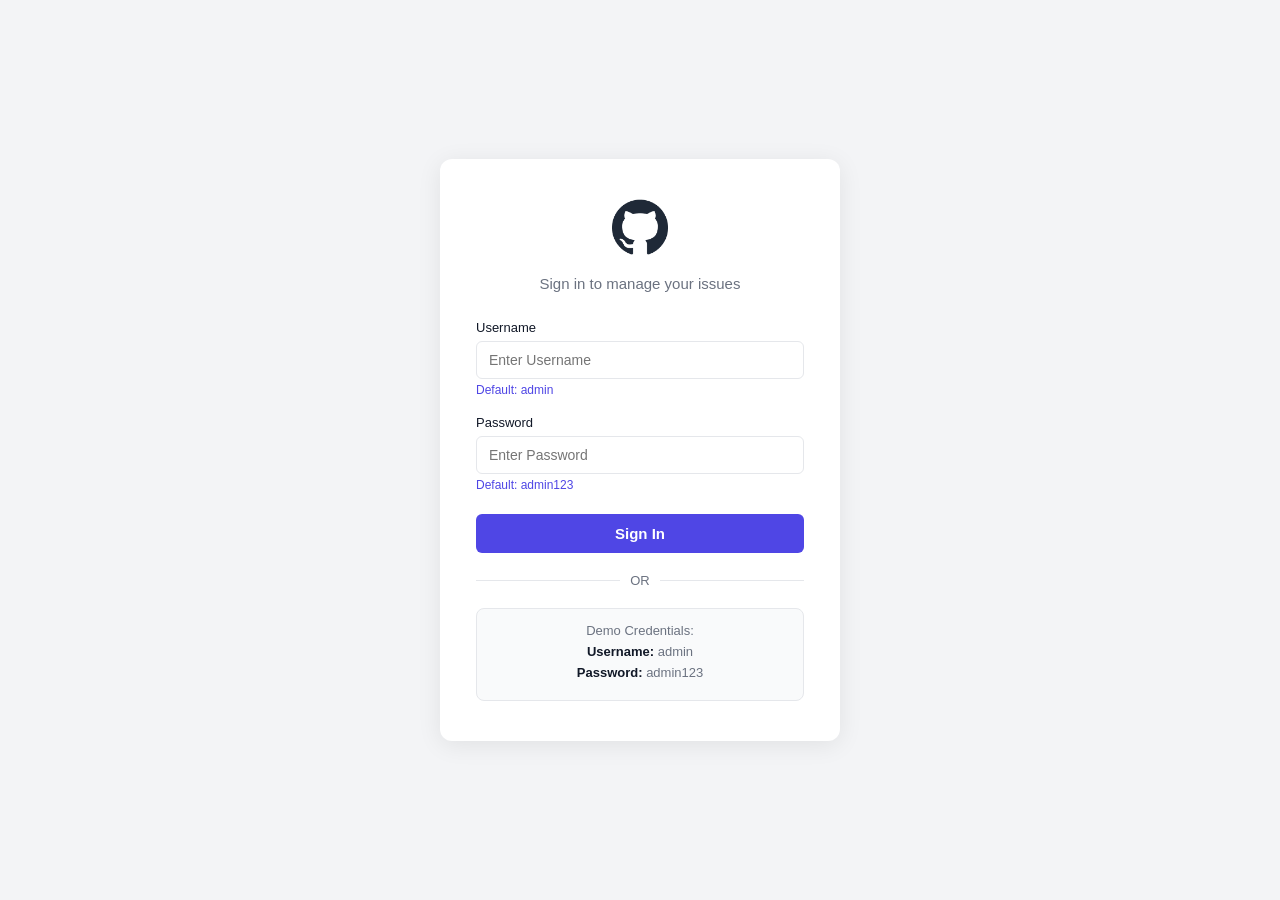
<file: index.html>
<!doctype html>
<html lang="en">
  <head>
    <meta charset="UTF-8" />
    <meta name="viewport" content="width=device-width, initial-scale=1.0" />
    <title>Login – GitHub Issues Tracker</title>
    <link rel="stylesheet" href="style.css" />
  </head>
  <body class="login-body">
    <div class="login-card">
      <img src="github-logo.png" alt="GitHub" class="login-logo" />
      <h2>Sign in to manage your issues</h2>

      <form id="loginForm">
        <div class="form-group">
          <label for="username">Username</label>
          <input
            type="text"
            id="username"
            placeholder="Enter Username"
            required
          />
          <p class="form-hint">Default: admin</p>
        </div>

        <div class="form-group">
          <label for="password">Password</label>
          <input
            type="password"
            id="password"
            placeholder="Enter Password"
            required
          />
          <p class="form-hint">Default: admin123</p>
        </div>

        <button type="submit" class="btn-signin">Sign In</button>
      </form>

      <div class="divider">OR</div>

      <div class="demo-box">
        <p>Demo Credentials:</p>
        <p><strong>Username:</strong> admin</p>
        <p><strong>Password:</strong> admin123</p>
      </div>
    </div>

    <script src="login.js"></script>
  </body>
</html>
</file>
<file: style.css>
*,
*::before,
*::after {
  box-sizing: border-box;
  margin: 0;
  padding: 0;
}

:root {
  --primary: #5b21b6;
  --primary-btn: #4f46e5;
  --bg: #f3f4f6;
  --white: #ffffff;
  --border: #e5e7eb;
  --text: #111827;
  --muted: #6b7280;
  --open-color: #16a34a;
  --closed-color: #7c3aed;
  --high: #ef4444;
  --medium: #f59e0b;
  --low: #9ca3af;
  --tag-bug-bg: #fee2e2;
  --tag-bug-text: #dc2626;
  --tag-help-bg: #fef9c3;
  --tag-help-text: #b45309;
  --tag-enh-bg: #dcfce7;
  --tag-enh-text: #15803d;
}

body {
  font-family: -apple-system, BlinkMacSystemFont, "Segoe UI", sans-serif;
  background: var(--bg);
  color: var(--text);
  min-height: 100vh;
}

.navbar {
  background: #1f2937;
  display: flex;
  align-items: center;
  justify-content: space-between;
  padding: 0 24px;
  height: 56px;
  position: sticky;
  top: 0;
  z-index: 100;
}

.nav-brand {
  display: flex;
  align-items: center;
  gap: 10px;
  color: #fff;
  font-size: 16px;
  font-weight: 600;
  text-decoration: none;
}

.nav-brand img {
  width: 28px;
  height: 28px;
  filter: invert(1);
}

.nav-right {
  display: flex;
  align-items: center;
  gap: 10px;
}

.search-box {
  display: flex;
  align-items: center;
  background: #374151;
  border: 1px solid #4b5563;
  border-radius: 6px;
  padding: 6px 10px;
  gap: 6px;
  color: #9ca3af;
  font-size: 13px;
  width: 220px;
}

.search-box input {
  background: none;
  border: none;
  outline: none;
  color: #fff;
  font-size: 13px;
  width: 100%;
}

.search-box input::placeholder {
  color: #9ca3af;
}

.btn-new {
  background: var(--primary-btn);
  color: #fff;
  border: none;
  border-radius: 6px;
  padding: 7px 14px;
  font-size: 13px;
  font-weight: 600;
  cursor: pointer;
  white-space: nowrap;
}

.btn-new:hover {
  background: #4338ca;
}

.btn-logout {
  background: transparent;
  color: #d1d5db;
  border: 1px solid #4b5563;
  border-radius: 6px;
  padding: 6px 12px;
  font-size: 13px;
  cursor: pointer;
}

.btn-logout:hover {
  background: #374151;
  color: #fff;
}

.main {
  max-width: 1100px;
  margin: 0 auto;
  padding: 24px 16px;
}

.tabs {
  background: var(--white);
  border: 1px solid var(--border);
  border-radius: 8px;
  display: flex;
  gap: 4px;
  padding: 6px;
  margin-bottom: 20px;
  width: fit-content;
}

.tab {
  background: none;
  border: none;
  border-radius: 6px;
  padding: 7px 20px;
  font-size: 14px;
  font-weight: 500;
  color: var(--muted);
  cursor: pointer;
  transition:
    background 0.15s,
    color 0.15s;
}

.tab.active {
  background: var(--primary-btn);
  color: #fff;
}
.tab:not(.active):hover {
  background: var(--bg);
  color: var(--text);
}

.summary-bar {
  background: var(--white);
  border: 1px solid var(--border);
  border-radius: 10px;
  display: flex;
  align-items: center;
  justify-content: space-between;
  padding: 16px 20px;
  margin-bottom: 20px;
}

.summary-left {
  display: flex;
  align-items: center;
  gap: 12px;
}

.summary-icon {
  width: 40px;
  height: 40px;
  background: linear-gradient(135deg, #818cf8, #a78bfa);
  border-radius: 50%;
  display: flex;
  align-items: center;
  justify-content: center;
  font-size: 18px;
}

.summary-left h2 {
  font-size: 18px;
  font-weight: 700;
}
.summary-left p {
  font-size: 13px;
  color: var(--muted);
}

.summary-right {
  display: flex;
  align-items: center;
  gap: 16px;
  font-size: 13px;
  color: var(--muted);
}

.legend {
  display: flex;
  align-items: center;
  gap: 5px;
}
.dot {
  width: 10px;
  height: 10px;
  border-radius: 50%;
  display: inline-block;
}
.dot.open {
  background: var(--open-color);
}
.dot.closed {
  background: var(--closed-color);
}

.grid {
  display: grid;
  grid-template-columns: repeat(4, 1fr);
  gap: 14px;
}

@media (max-width: 900px) {
  .grid {
    grid-template-columns: repeat(2, 1fr);
  }
}
@media (max-width: 560px) {
  .grid {
    grid-template-columns: 1fr;
  }
}

.card {
  background: var(--white);
  border: 1px solid var(--border);
  border-radius: 10px;
  padding: 14px;
  cursor: pointer;
  transition:
    box-shadow 0.2s,
    transform 0.2s;
  border-top: 3px solid var(--border);
  display: flex;
  flex-direction: column;
  gap: 8px;
}

.card:hover {
  box-shadow: 0 4px 16px rgba(0, 0, 0, 0.1);
  transform: translateY(-2px);
}
.card.open {
  border-top-color: var(--open-color);
}
.card.closed {
  border-top-color: var(--closed-color);
}

.card-header {
  display: flex;
  align-items: center;
  justify-content: space-between;
}

.card-status-icon {
  font-size: 16px;
}

.priority-badge {
  font-size: 11px;
  font-weight: 600;
  padding: 2px 8px;
  border-radius: 20px;
  border: 1px solid currentColor;
}

.priority-badge.high {
  color: var(--high);
  border-color: #fca5a5;
  background: #fff1f2;
}
.priority-badge.medium {
  color: var(--medium);
  border-color: #fcd34d;
  background: #fffbeb;
}
.priority-badge.low {
  color: var(--low);
  border-color: #d1d5db;
  background: #f9fafb;
}

.card h3 {
  font-size: 13px;
  font-weight: 600;
  line-height: 1.4;
}
.card p {
  font-size: 12px;
  color: var(--muted);
  line-height: 1.5;
}

.card-tags {
  display: flex;
  flex-wrap: wrap;
  gap: 5px;
}

.tag {
  font-size: 11px;
  font-weight: 500;
  padding: 2px 8px;
  border-radius: 20px;
  display: flex;
  align-items: center;
  gap: 3px;
}

.tag.bug {
  background: var(--tag-bug-bg);
  color: var(--tag-bug-text);
}
.tag.help {
  background: var(--tag-help-bg);
  color: var(--tag-help-text);
}
.tag.enhancement {
  background: var(--tag-enh-bg);
  color: var(--tag-enh-text);
}

.card-meta {
  font-size: 11px;
  color: var(--muted);
  margin-top: auto;
}

.loader {
  width: 36px;
  height: 36px;
  border: 4px solid #e5e7eb;
  border-top-color: var(--primary-btn);
  border-radius: 50%;
  margin: 60px auto;
  animation: spin 0.8s linear infinite;
}

@keyframes spin {
  to {
    transform: rotate(360deg);
  }
}

.modal-overlay {
  position: fixed;
  inset: 0;
  background: rgba(0, 0, 0, 0.45);
  display: flex;
  align-items: center;
  justify-content: center;
  z-index: 200;
  padding: 16px;
}

.modal-overlay.hidden {
  display: none;
}

.modal-box {
  background: var(--white);
  border-radius: 12px;
  width: 100%;
  max-width: 480px;
  padding: 28px;
  box-shadow: 0 20px 60px rgba(0, 0, 0, 0.2);
}

.modal-title {
  font-size: 18px;
  font-weight: 700;
  margin-bottom: 10px;
}

.modal-meta {
  display: flex;
  align-items: center;
  gap: 8px;
  font-size: 13px;
  color: var(--muted);
  margin-bottom: 14px;
  flex-wrap: wrap;
}

.status-pill {
  font-size: 12px;
  font-weight: 600;
  padding: 3px 10px;
  border-radius: 20px;
  color: #fff;
}

.status-pill.open {
  background: var(--open-color);
}
.status-pill.closed {
  background: var(--closed-color);
}

.modal-tags {
  display: flex;
  gap: 6px;
  flex-wrap: wrap;
  margin-bottom: 16px;
}

.modal-desc {
  font-size: 13px;
  color: #374151;
  line-height: 1.6;
  margin-bottom: 20px;
}

.modal-info {
  display: grid;
  grid-template-columns: 1fr 1fr;
  gap: 12px;
  margin-bottom: 24px;
}

.modal-info-item label {
  font-size: 12px;
  color: var(--muted);
  display: block;
  margin-bottom: 3px;
}
.modal-info-item span {
  font-size: 14px;
  font-weight: 600;
}

.modal-close {
  background: var(--primary-btn);
  color: #fff;
  border: none;
  border-radius: 6px;
  padding: 9px 22px;
  font-size: 14px;
  font-weight: 600;
  cursor: pointer;
  float: right;
}

.modal-close:hover {
  background: #4338ca;
}

body.login-body {
  background: #f3f4f6;
  display: flex;
  align-items: center;
  justify-content: center;
  min-height: 100vh;
}

.login-card {
  background: var(--white);
  border-radius: 12px;
  padding: 40px 36px;
  width: 100%;
  max-width: 400px;
  box-shadow: 0 4px 24px rgba(0, 0, 0, 0.08);
  text-align: center;
}

.login-logo {
  width: 56px;
  height: 56px;
  margin: 0 auto 16px;
}

.login-card h2 {
  font-size: 15px;
  color: var(--muted);
  font-weight: 400;
  margin-bottom: 28px;
}

.form-group {
  text-align: left;
  margin-bottom: 18px;
}
.form-group label {
  display: block;
  font-size: 13px;
  font-weight: 500;
  margin-bottom: 6px;
}

.form-group input {
  width: 100%;
  padding: 10px 12px;
  border: 1px solid var(--border);
  border-radius: 6px;
  font-size: 14px;
  outline: none;
  transition: border-color 0.2s;
}

.form-group input:focus {
  border-color: var(--primary-btn);
}
.form-hint {
  font-size: 12px;
  color: var(--primary-btn);
  margin-top: 4px;
}

.btn-signin {
  width: 100%;
  padding: 11px;
  background: var(--primary-btn);
  color: #fff;
  border: none;
  border-radius: 6px;
  font-size: 15px;
  font-weight: 600;
  cursor: pointer;
  margin-top: 4px;
  transition: background 0.2s;
}

.btn-signin:hover {
  background: #4338ca;
}

.divider {
  display: flex;
  align-items: center;
  gap: 10px;
  margin: 20px 0;
  color: var(--muted);
  font-size: 13px;
}
.divider::before,
.divider::after {
  content: "";
  flex: 1;
  height: 1px;
  background: var(--border);
}

.demo-box {
  background: #f9fafb;
  border: 1px solid var(--border);
  border-radius: 8px;
  padding: 14px;
  font-size: 13px;
  color: var(--muted);
}

.demo-box p {
  margin-bottom: 6px;
}
.demo-box strong {
  color: var(--text);
}
</file>
